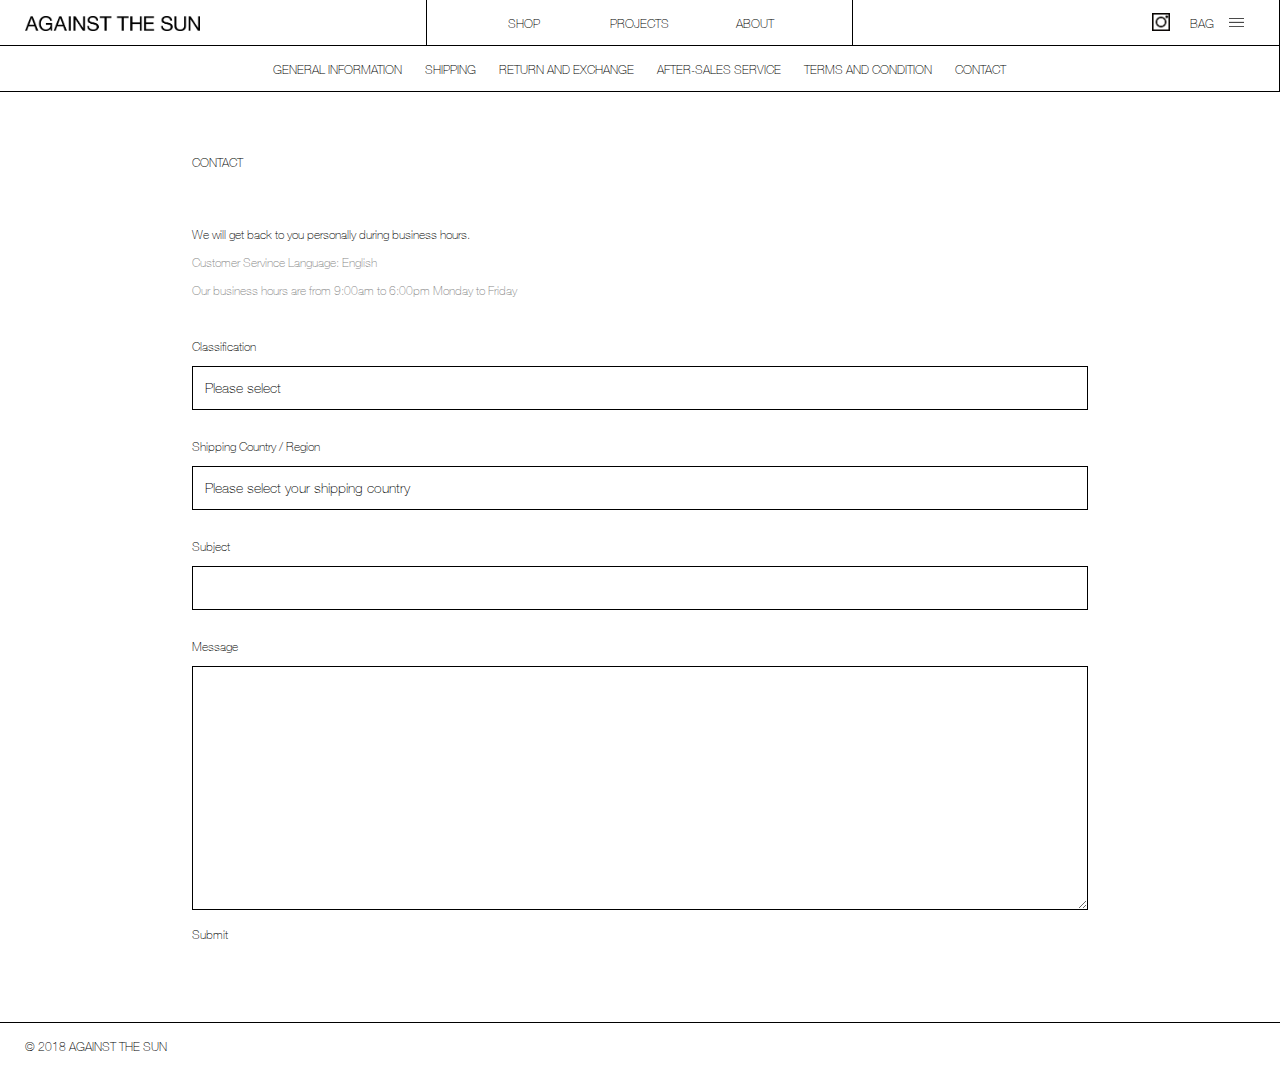
<file: contact.html>
<head>

  <link rel="stylesheet" href="https://use.fontawesome.com/releases/v5.0.13/css/all.css" integrity="sha384-DNOHZ68U8hZfKXOrtjWvjxusGo9WQnrNx2sqG0tfsghAvtVlRW3tvkXWZh58N9jp" crossorigin="anonymous">
  <link rel="stylesheet" href="./css/style.css">
  <script
  src="https://code.jquery.com/jquery-2.2.4.min.js"
  integrity="sha256-BbhdlvQf/xTY9gja0Dq3HiwQF8LaCRTXxZKRutelT44="
  crossorigin="anonymous"></script>
  <script></script>
</head>
<body>
  <header>
    <div class="menu" id="menu">
      <div class="item">
        <div class="tag">SHOP</div>
        <i class="fa fa-chevron-down chevron"></i>
      </div>
      <div class="item">
        <div class="tag">Sunglasses</div>
      </div>
      <div class="item">
        <div class="tag">Projects</div>
      </div>
      <div class="item">
        <div class="tag">Customer Care</div>
      </div>
      <div class="item">
        <div class="tag">Social</div>
      </div>
    </div>
    <div class="third">
      <a href="./index.html"><img class="logo" src="./image/ats.png"></a>
    </div>
    <div class="third right mobile killborderonMobile">
      <a href="./index.html" class="left"><img class="logo" src="./image/ats.png"></a>
      <a class="free menuToggle"><img src="./image/menu.png"></a>
      <a class="free">BAG</a>

    </div>
    <div class="third">
      <a>Shop</a>
      <a>Projects</a>
      <a>About</a>
    </div>
    <div class="third mobile">
      <a>Shop</a>
      <a>Projects</a>
      <a>About</a>
    </div>
    <div class="third right edgetoright">
      <a class="free menuToggle"><img src="./image/menu.png"></a>
      <a class="free">Bag</a>
      <a class="free" href="https://www.instagram.com/againstthesun/" ><img src="./image/instagramicon.png" class="insta"></a>

    </div>
  </header>
  <div class="subheader">
    <div class="fullcenter">
      <a >General Information </a>
      <a >Shipping </a>
      <a >Return and Exchange </a>
      <a >After-sales Service </a>
      <a >Terms and Condition </a>
      <a >Contact</a>
    </div>
  </div>
  <div id="contact">
    <p>CONTACT</p>
    <br><br>
    <p>We will get back to you personally during business hours.</p>
    <p class="grey">Customer Servince Language: English</p>
    <p class="grey">Our business hours are from 9:00am to 6:00pm Monday to Friday</p>
    <br>
    <p>Classification</p>
    <div class="select">
      Please select
    </div>
    <br>

    <p>Shipping Country / Region</p>
    <div class="select">
      Please select your shipping country
    </div>
    <br>
    <p>Subject</p>
    <input class="input">
    <br><br>
    <p>Message</p>
    <textarea></textarea>
    <br><br>
    Submit
    <br><br><br><br><br><br>
  </div>
  <div class="finalfooter">
    © 2018 AGAINST THE SUN
  </div>
  <script>
  $(document).click(function(){
    if(window.handled != true){
      $("#menu").hide();
    }
    window.handled = false;
  });
  $(".menuToggle").click(function(){
    window.handled = true;
    $("#menu").toggle();
  });
  </script>

</body>
</file>
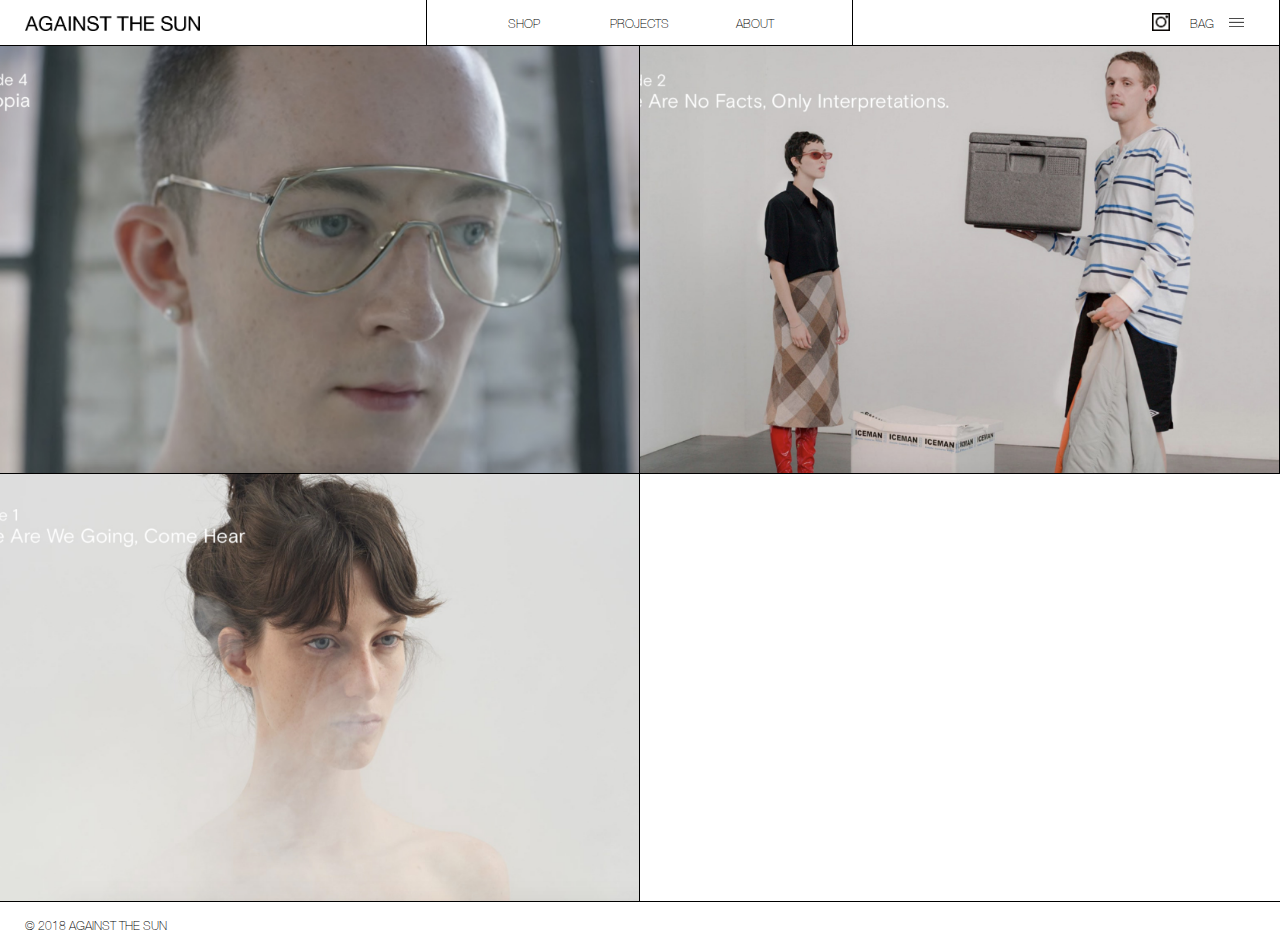
<file: episode.html>
<head>

  <link rel="stylesheet" href="https://use.fontawesome.com/releases/v5.0.13/css/all.css" integrity="sha384-DNOHZ68U8hZfKXOrtjWvjxusGo9WQnrNx2sqG0tfsghAvtVlRW3tvkXWZh58N9jp" crossorigin="anonymous">
  <link rel="stylesheet" href="./css/style.css">

</head>
<body>
  <header>
    <div class="menu" id="menu">
      <div class="item">
        <div class="tag">SHOP</div>
        <i class="fa fa-chevron-down chevron"></i>
      </div>
      <div class="item">
        <div class="tag">Sunglasses</div>
      </div>
      <div class="item">
        <div class="tag">Projects</div>
      </div>
      <div class="item">
        <div class="tag">Customer Care</div>
      </div>
      <div class="item">
        <div class="tag">Social</div>
      </div>
    </div>
    <div class="third">
      <a href="./index.html"><img class="logo" src="./image/ats.png"></a>
    </div>
    <div class="third right mobile">
      <a href="./index.html" class="left"><img class="logo" src="./image/ats.png"></a>
      <a class="free menuToggle"><img src="./image/menu.png"></a>
      <a class="free">BAG</a>

    </div>
    <div class="third">
      <a>Shop</a>
      <a>Projects</a>
      <a>About</a>
    </div>
    <div class="third mobile killborderonMobile">
      <a>Shop</a>
      <a>Projects</a>
      <a>About</a>
    </div>
    <div class="third right edgetoright">
      <a class="free menuToggle"><img src="./image/menu.png"></a>
      <a class="free">Bag</a>
      <a class="free" href="https://www.instagram.com/againstthesun/" ><img src="./image/instagramicon.png" class="insta"></a>

    </div>
  </header>
  <div id="episodes">
    <div class="episode" style="background-image:url('./image/f1.png');"></div>
    <div class="episode" style="background-image:url('./image/f2.png');"></div>
    <div class="episode" style="background-image:url('./image/f3.png');"></div>
  </div>
  <div class="finalfooter">
    © 2018 AGAINST THE SUN
  </div>
</body>
</file>
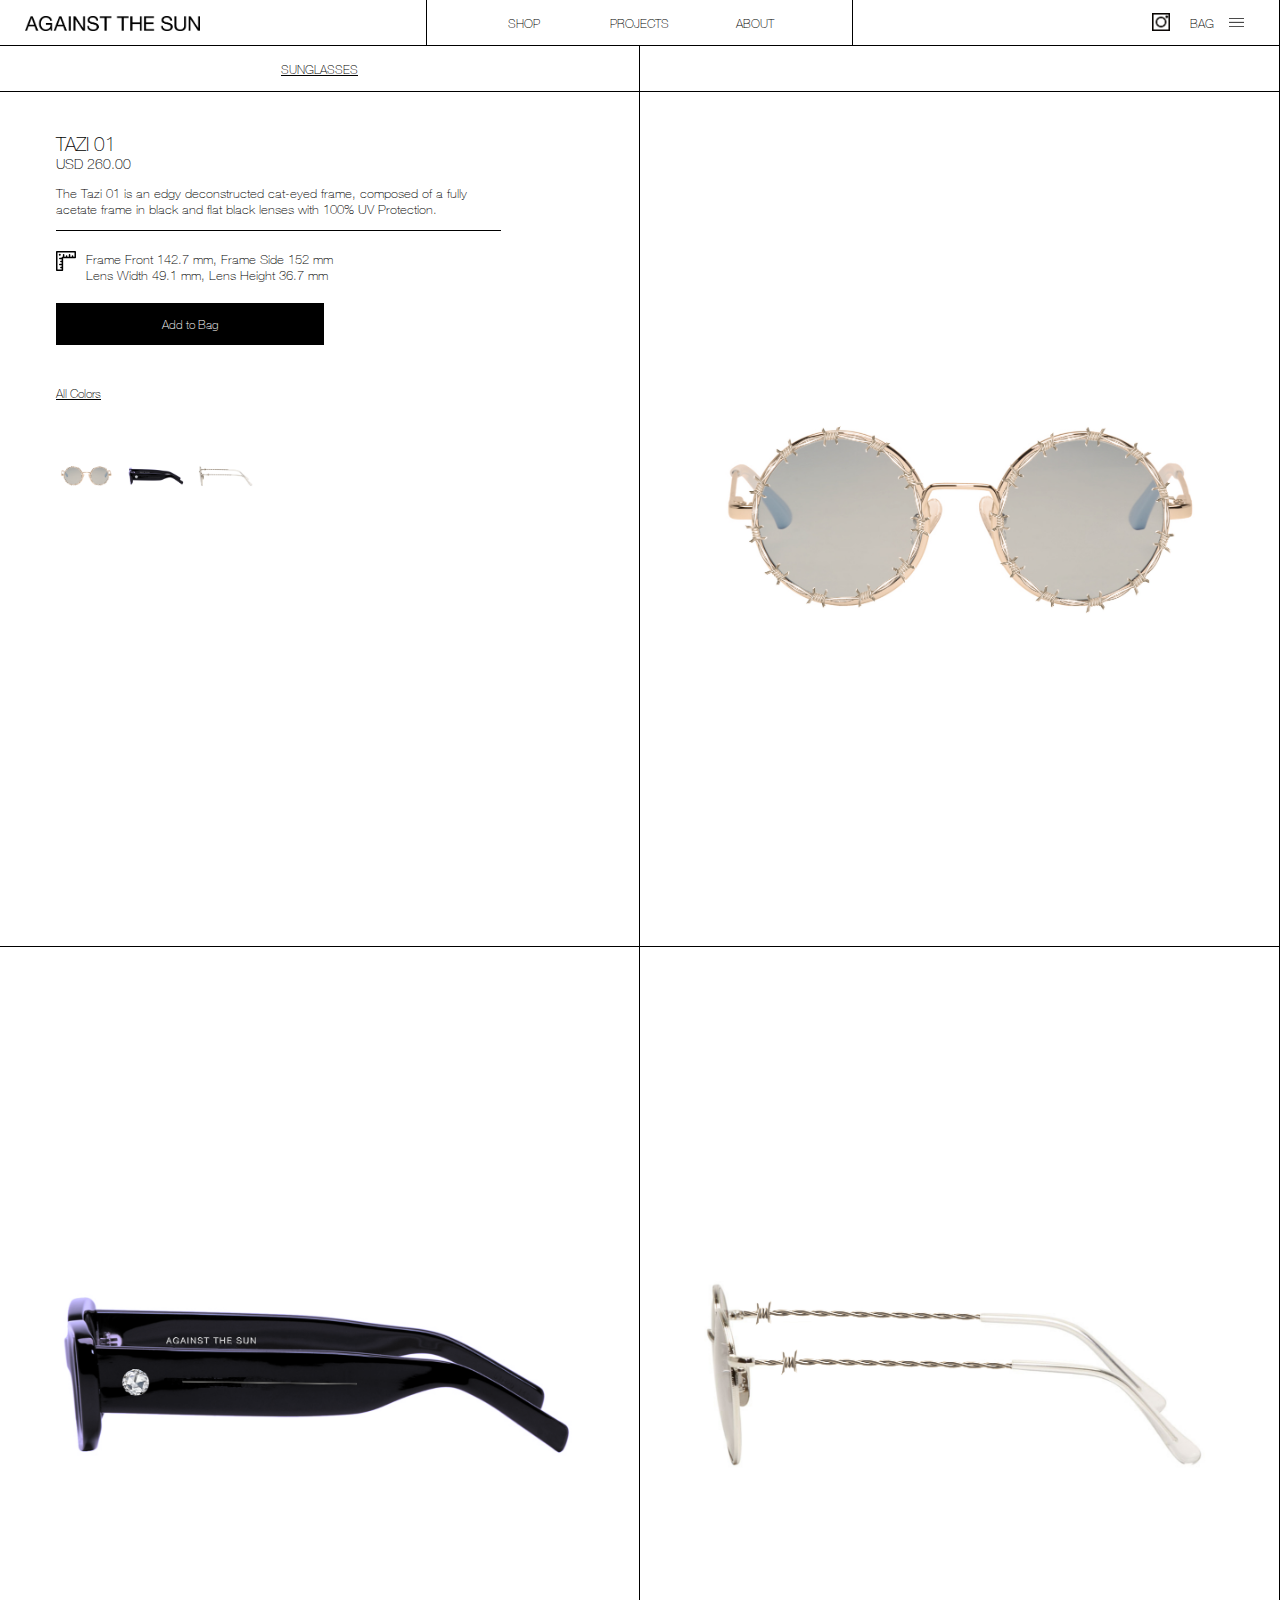
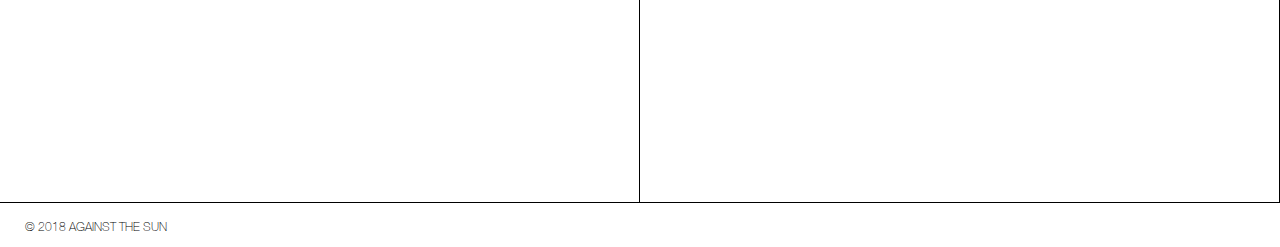
<file: product.html>
<head>

  <link rel="stylesheet" href="https://use.fontawesome.com/releases/v5.0.13/css/all.css" integrity="sha384-DNOHZ68U8hZfKXOrtjWvjxusGo9WQnrNx2sqG0tfsghAvtVlRW3tvkXWZh58N9jp" crossorigin="anonymous">
  <link rel="stylesheet" href="./css/style.css">

</head>
<body>
  <header>
    <div class="menu" id="menu">
      <div class="item">
        <div class="tag">SHOP</div>
        <i class="fa fa-chevron-down chevron"></i>
      </div>
      <div class="item">
        <div class="tag">Sunglasses</div>
      </div>
      <div class="item">
        <div class="tag">Projects</div>
      </div>
      <div class="item">
        <div class="tag">Customer Care</div>
      </div>
      <div class="item">
        <div class="tag">Social</div>
      </div>
    </div>
    <div class="third">
      <a href="./index.html"><img class="logo" src="./image/ats.png"></a>
    </div>
    <div class="third right mobile">
      <a href="./index.html" class="left"><img class="logo" src="./image/ats.png"></a>
      <a class="free menuToggle"><img src="./image/menu.png"></a>
      <a class="free">BAG</a>

    </div>
    <div class="third">
      <a>Shop</a>
      <a>Projects</a>
      <a>About</a>
    </div>
    <div class="third mobile killborderonMobile">
      <a>Shop</a>
      <a>Projects</a>
      <a>About</a>
    </div>
    <div class="third right edgetoright">
      <a class="free menuToggle"><img src="./image/menu.png"></a>
      <a class="free">Bag</a>
      <a class="free" href="https://www.instagram.com/againstthesun/" ><img src="./image/instagramicon.png" class="insta"></a>

    </div>
  </header>
  <div class="subheader">
    <div class="mobilehide fullcenter forcehalf">
      <a class="chosen">Sunglasses</a>
    </div>
    <div class="mobilehide fullcenter forcehalf">
    </div>
    <div class="fullcenter mobile">
      <a class="chosen">Sunglasses</a>
    </div>
  </div>
  <div id="productSnapshot" class="wrap grow even">
    <div class="info">
      <div class="heading">TAZI 01</div>
      <div class="price">USD 260.00</div>
      <p>The Tazi 01 is an edgy deconstructed cat-eyed frame, composed of a fully acetate
        frame in black and flat black lenses with 100% UV Protection. </p>
        <div class="sizing">
          <img class="icon" src="./image/ruler.svg">
          <div class="contents">
            Frame Front 142.7 mm, Frame Side 152 mm<br>
            Lens Width 49.1 mm, Lens Height 36.7 mm
          </div>
        </div>
      <div class="atb">Add to Bag</div>
      <div class="allcolors">All Colors</div>
      <div class="versions">
        <div class="version" style="background-image:url('./image/g1_resize.png')"></div>
        <div class="version" style="background-image:url('./image/g2_resize.png')"></div>
        <div class="version" style="background-image:url('./image/g3_resize.png')"></div>
      </div>
    </div>
    <div class="info">
      <div class="productImage" style="background-image:url('./image/g1_resize.png');"></div>
    </div>
    <div class="info">
      <div class="productImage" style="background-image:url('./image/g2_resize.png');"></div>
    </div>
    <div class="info">
      <div class="productImage" style="background-image:url('./image/g3_resize.png');"></div>
    </div>
  </div>
  <div class="finalfooter">
    © 2018 AGAINST THE SUN
  </div>

</body>
</file>
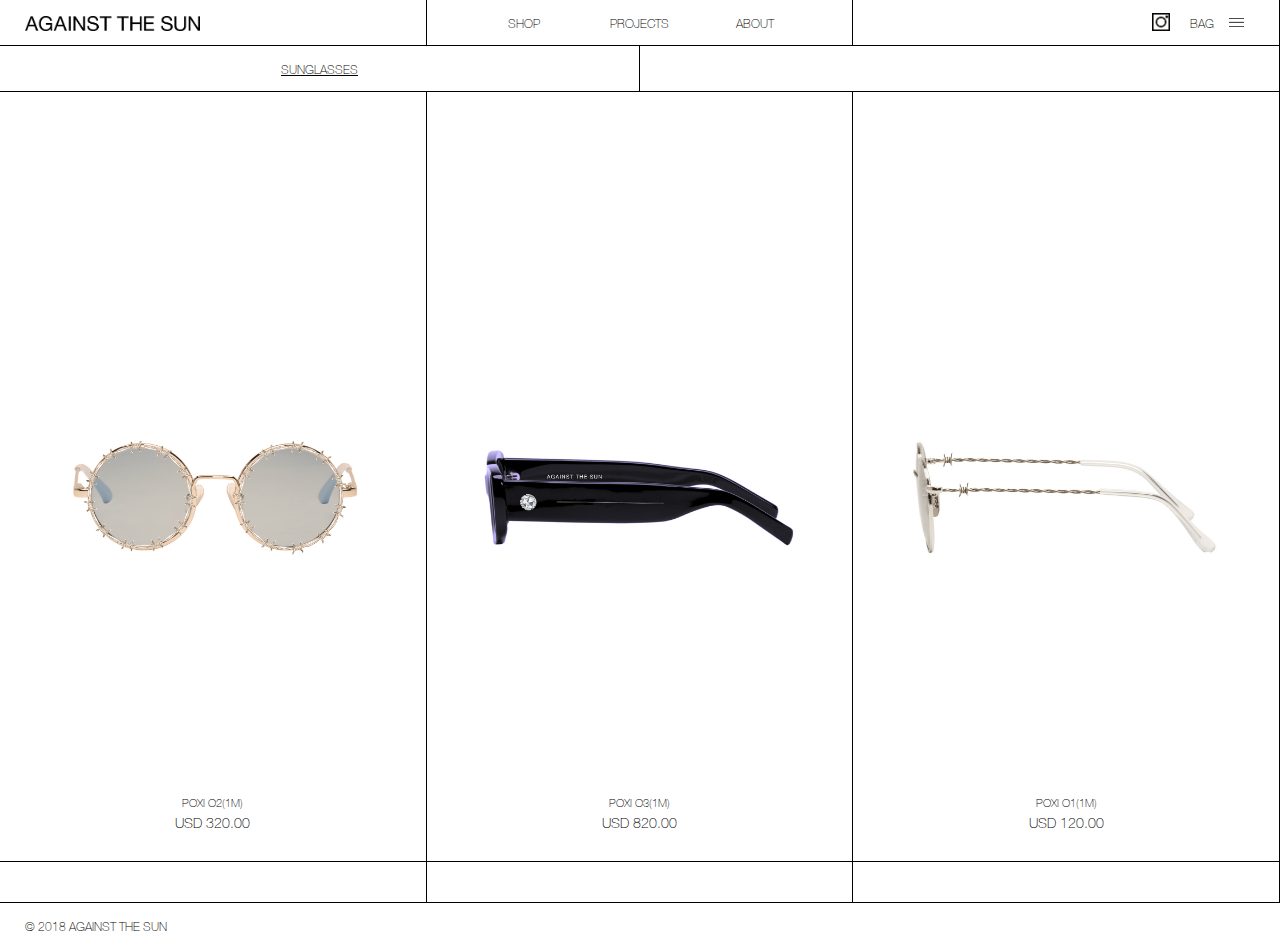
<file: products.html>
<head>

  <link rel="stylesheet" href="https://use.fontawesome.com/releases/v5.0.13/css/all.css" integrity="sha384-DNOHZ68U8hZfKXOrtjWvjxusGo9WQnrNx2sqG0tfsghAvtVlRW3tvkXWZh58N9jp" crossorigin="anonymous">
  <link rel="stylesheet" href="./css/style.css">

</head>
<body>
  <header>
    <div class="menu" id="menu">
      <div class="item">
        <div class="tag">SHOP</div>
        <i class="fa fa-chevron-down chevron"></i>
      </div>
      <div class="item">
        <div class="tag">Sunglasses</div>
      </div>
      <div class="item">
        <div class="tag">Projects</div>
      </div>
      <div class="item">
        <div class="tag">Customer Care</div>
      </div>
      <div class="item">
        <div class="tag">Social</div>
      </div>
    </div>
    <div class="third">
      <a href="./index.html"><img class="logo" src="./image/ats.png"></a>
    </div>
    <div class="third right mobile">
      <a href="./index.html" class="left"><img class="logo" src="./image/ats.png"></a>
      <a class="free menuToggle"><img src="./image/menu.png"></a>
      <a class="free">BAG</a>

    </div>
    <div class="third">
      <a>SHOP</a>
      <a>PROJECts</a>
      <a>ABOUt</a>
    </div>
    <div class="third mobile killborderonMobile">
      <a>SHOP</a>
      <a>PROJECtS</a>
      <a>ABOUt</a>

    </div>
    <div class="third right edgetoright">
      <a class="free menuToggle"><img src="./image/menu.png"></a>
      <a class="free">BAG</a>
      <a class="free" href="https://www.instagram.com/againstthesun/" ><img src="./image/instagramicon.png" class="insta"></a>

    </div>
  </header>
  <div class="subheader">
    <div class="mobilehide fullcenter forcehalf">
      <a class="chosen">SUNGLASSES</a>
    </div>
    <div class="mobilehide fullcenter forcehalf">
    </div>
    <div class="fullcenter mobile">
      <a class="chosen">SUNGLASSES</a>
    </div>
  </div>

  <div id="productShowcase" >
    <div class="product">
      <div class="image" style="background-image:url('./image/g1_resize.png')"></div>
      <h1>POXI O2(1M)</h1>
      <div class="price">USD 320.00</div>
      <div class="bottomBar"></div>
    </div>
    <div class="product">
      <div class="image" style="background-image:url('./image/g2_resize.png')"></div>
      <h1>POXI O3(1M)</h1>
      <div class="price">USD 820.00</div>
      <div class="bottomBar"></div>
    </div>
    <div class="product">
      <div class="image" style="background-image:url('./image/g3_resize.png')"></div>
      <h1>POXI O1(1M)</h1>
      <div class="price">USD 120.00</div>
      <div class="bottomBar"></div>
    </div>
  </div>

  <div class="finalfooter">
    © 2018 AGAINST THE SUN
  </div>

</body>
</file>
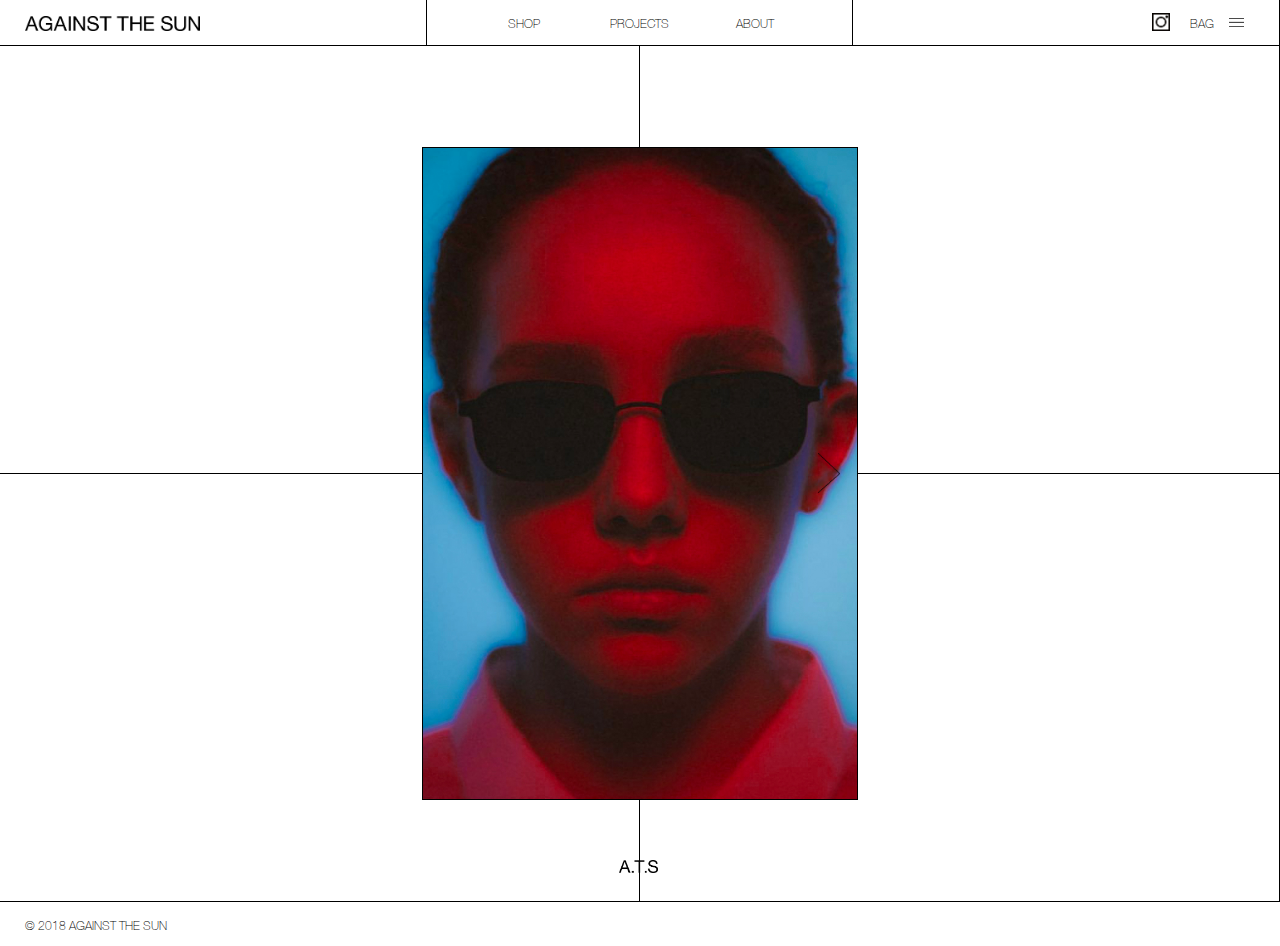
<file: products2.html>
<head>

  <link rel="stylesheet" href="https://use.fontawesome.com/releases/v5.0.13/css/all.css" integrity="sha384-DNOHZ68U8hZfKXOrtjWvjxusGo9WQnrNx2sqG0tfsghAvtVlRW3tvkXWZh58N9jp" crossorigin="anonymous">
  <link rel="stylesheet" href="./css/style.css">

</head>
<body>
  <header>
    <div class="menu" id="menu">
      <div class="item">
        <div class="tag">SHOP</div>
        <i class="fa fa-chevron-down chevron"></i>
      </div>
      <div class="item">
        <div class="tag">Sunglasses</div>
      </div>
      <div class="item">
        <div class="tag">Projects</div>
      </div>
      <div class="item">
        <div class="tag">Customer Care</div>
      </div>
      <div class="item">
        <div class="tag">Social</div>
      </div>
    </div>
    <div class="third">
      <a href="./index.html"><img class="logo" src="./image/ats.png"></a>
    </div>
    <div class="third right mobile">
      <a href="./index.html" class="left"><img class="logo" src="./image/ats.png"></a>
      <a class="free menuToggle"><img src="./image/menu.png"></a>
      <a class="free">Bag</a>

    </div>
    <div class="third">
      <a>Shop</a>
      <a>Projects</a>
      <a>About</a>
    </div>
    <div class="third mobile killborderonMobile">
      <a>Shop</a>
      <a>Projects</a>
      <a>About</a>
    </div>
    <div class="third right edgetoright">
      <a class="free menuToggle"><img src="./image/menu.png"></a>
      <a class="free">BAG</a>
      <a class="free" href="https://www.instagram.com/againstthesun/" ><img src="./image/instagramicon.png" class="insta"></a>

    </div>
  </header>



    <div id="newHome2">
      <div class="col">
        <div class="halfblock"></div>
        <div class="halfblock"></div>
      </div>
      <div class="col long" style="background-image:url('./image/newhome.jpg');">
        <div class="rightarrow"><img src="./image/right_arrow.png"></div>
      </div>
      <div class="col">
        <div class="halfblock"></div>
        <div class="halfblock"></div>
      </div>
      <img src="./image/ats_logo.png" class="middleLogo">
    </div>

  <div class="finalfooter">
    © 2018 AGAINST THE SUN
  </div>

</body>
</file>
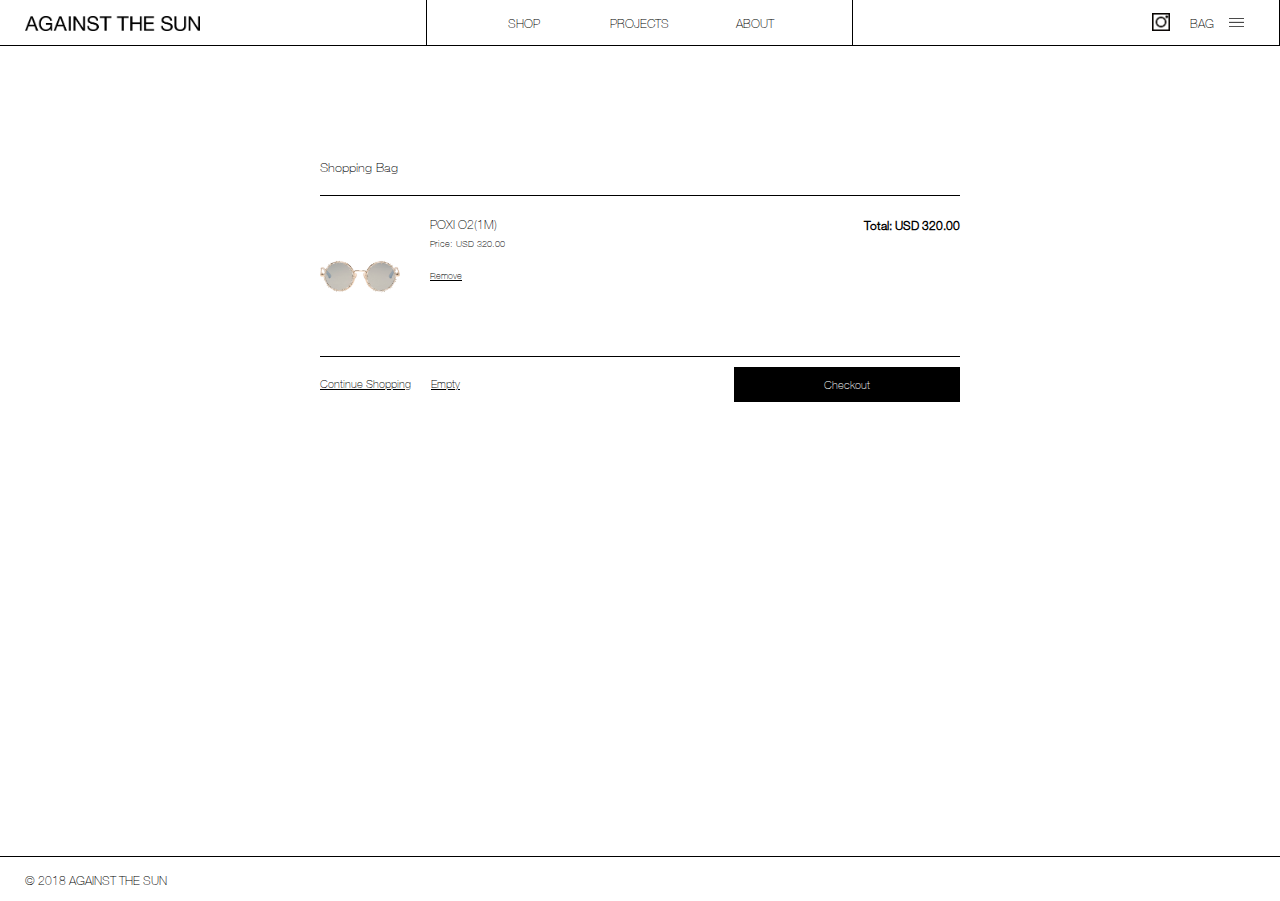
<file: shopping.html>
<head>

  <link rel="stylesheet" href="https://use.fontawesome.com/releases/v5.0.13/css/all.css" integrity="sha384-DNOHZ68U8hZfKXOrtjWvjxusGo9WQnrNx2sqG0tfsghAvtVlRW3tvkXWZh58N9jp" crossorigin="anonymous">
  <link rel="stylesheet" href="./css/style.css">

</head>
<body>
  <header>
    <div class="menu" id="menu">
      <div class="item">
        <div class="tag">SHOP</div>
        <i class="fa fa-chevron-down chevron"></i>
      </div>
      <div class="item">
        <div class="tag">Sunglasses</div>
      </div>
      <div class="item">
        <div class="tag">Projects</div>
      </div>
      <div class="item">
        <div class="tag">Customer Care</div>
      </div>
      <div class="item">
        <div class="tag">Social</div>
      </div>
    </div>
    <div class="third">
      <a href="./index.html"><img class="logo" src="./image/ats.png"></a>
    </div>
    <div class="third right mobile">
      <a href="./index.html" class="left"><img class="logo" src="./image/ats.png"></a>
      <a class="free menuToggle"><img src="./image/menu.png"></a>
      <a class="free">BAG</a>

    </div>
    <div class="third">
      <a>Shop</a>
      <a>Projects</a>
      <a>About</a>
    </div>
    <div class="third mobile killborderonMobile">
      <a>Shop</a>
      <a>Projects</a>
      <a>About</a>
    </div>
    <div class="third right edgetoright">
      <a class="free menuToggle"><img src="./image/menu.png"></a>
      <a class="free">Bag</a>
      <a class="free" href="https://www.instagram.com/againstthesun/" ><img src="./image/instagramicon.png" class="insta"></a>

    </div>
  </header>
  <div id="shopping">
    <p>Shopping Bag</p>
    <div class="items">
      <div class="total bold">Total: USD 320.00</div>
      <div class="item">
        <div class="image" style="background-image:url('./image/g2.jpg')"></div>
        <div class="mains">
          <div class="heading">POXI O2(1M)</div>
          <div class="price">Price: USD 320.00</div>
          <div class="remove">Remove</div>
        </div>
      </div>
    </div>
    <div class="latter">
      <div class="links">
        <div class="link">Continue Shopping</div>
        <div class="link">Empty</div>
      </div>
      <div class="checkout">Checkout</div>
    </div>
  </div>
  <div class="finalfooter">
    © 2018 AGAINST THE SUN
  </div>

</body>
</file>
<file: css/style.css>
@font-face {
  font-family: 'LiberationSans';
  src: url('./../vendor/LiberationSans-Regular.ttf') format("truetype");
}


@font-face {font-family: 'HelveticaNeueLTPro-Th';src: url('./../webfonts/36DA97_0_0.eot');src: url('./../webfonts/36DA97_0_0.eot?#iefix') format('embedded-opentype'),url('./../webfonts/36DA97_0_0.woff2') format('woff2'),url('./../webfonts/36DA97_0_0.woff') format('woff'),url('./../webfonts/36DA97_0_0.ttf') format('truetype');}


@font-face {font-family: 'HelveticaNeueLTPro-Lt';src: url('./../webfonts/36DA97_1_0.eot');src: url('./../webfonts/36DA97_1_0.eot?#iefix') format('embedded-opentype'),url('./../webfonts/36DA97_1_0.woff2') format('woff2'),url('./../webfonts/36DA97_1_0.woff') format('woff'),url('./../webfonts/36DA97_1_0.ttf') format('truetype');}


body {
  margin:0px;
  padding:0px;
  position: relative;
  font-family: 'HelveticaNeueLTPro-Th', "LiberationSans", "Helvetica", "Century Gothic", CenturyGothic, AppleGothic, sans-serif;
}

.bold {
  font-family: 'HelveticaNeueLTPro-Lt';
}

header {
  width: 100%;
  height:45px;
  background-color:white;
  border-bottom:1px black solid;
  float:left;
  text-transform: uppercase;
}

header > .third{
  float:left;
  height: 45px;
  border-right:1px black solid;
  box-sizing: border-box;
  padding-left:40px;
  padding-right:40px;
  width: calc(100% / 3);
}
header > .third.edgetoright{
  padding-right: 35px;
}

header > .third.mobile{
  display:none;
}

header > .third > a >  .logo {
  height:15px;
  margin:0px;
  margin-left:-30px;
  margin-top:1px;
}

header > .third > a{
  width: calc(100% / 3);
  float:left;
  height:45px;
  padding: 15px;
  font-size:12px;
  box-sizing: border-box;
  text-align: center;

}

header > .third.right > a{
  float:right;
  padding-right:0px;
}

header > .third > a.left{
  float:left;
}

header > .third > a.free{
  width:auto;
}

header > .third > a.free > img{
  height: 9px;
    margin-top: 3px;
    cursor: pointer;
}

header > .third > a.free > img.insta{
  height:18px;
  margin-top:-2px;
  margin-right:5px;
}

header > .third > .free > i {
  color:black;
}

@media screen and (max-width:800px){
  header > .third{
    display:none;
  }

  header > .third.mobile{
    display:inline-block;
    width:100%;
    border-bottom: 1px black solid;
  }

  header {
    width: 100%;
    height:90px;
  }
}

header > .menu {
position: absolute;
width:300px;
top:45px;
right:0px;
background-color:white;
display:none;
border-top:1px black solid;
border-left:1px black solid;
border-right:1px black solid;
z-index:4;
}

header > .menu > .item{
width:300px;

height:45px;
border-bottom:1px black solid;
display:inline-block;
position: relative;
}

header > .menu > .item:hover{
  cursor: pointer;
  background-color:#eee;
}

header > .menu > .item > .tag{
position: absolute;
width:200px;
left:50px;
top:16px;
font-size:12px;
text-align: center;
}

header > .menu > .item > .chevron{
position: absolute;
top:18px;
right:18px;
font-size: 10px;

}

.subheader {
  width: 100%;
  height:45px;
  font-size:11px;
  background-color:white;
  border-bottom:1px black solid;
  float:left;
  text-transform: uppercase;
}

.subheader > div{
  float:left;
  height: 45px;
  border-right:1px black solid;
  box-sizing: border-box;
  padding-left:10px;
  padding-right:20px;
  width: calc(100% / 2);
  background-color:white;
}

.subheader > .fullcenter{
  float:left;
  height: 45px;
  border-right:1px black solid;
  box-sizing: border-box;
  padding-left:20px;
  padding-right:20px;
  width: 100%;
  text-align:center;
  background-color:white;
}

.subheader > .forcehalf{
  width:50% !important;
}

.mobile {
  display:none;
}

@media screen and (max-width:800px){
  .subheader {
    height:auto;
    display: inline-block;
  }

  .subheader > div {
    height:auto !important;
    padding-bottom:10px;
    width: 100% !important;
    display: inline-block;
  }

  .mobilehide {
    display:none !important;
  }

  .mobile {
    display:inline-block;
  }
}

.finalfooter {
  width: 100%;
  height:45px;
  font-size:12px;
  background-color:white;
  border-top:1px black solid;
  float:left;
  padding-top:15px;
  padding-left:25px;
  display: inline-block;
  box-sizing: border-box;
}

.subheader > div > a{
  float:left;
  padding:0px 10px;
  padding-top:15px;
  font-size:12px;
}

.subheader > .fullcenter > a{
  float:none;
  display: inline-block;
}

.subheader > div > a.chosen{
  text-decoration: underline;
}

#newHome {
  width:auto;
  height:calc(100vh - 45px);
  display:inline-block;
  overflow:scroll;
  white-space:nowrap;
  width:100%;
}

#newHome > .col {
  width:29%;
  display: inline-block;
  height:calc(100vh - 45px);
  border-right:1px black solid;
  box-sizing: border-box;
  float:left;
  display:inline-block;
  background-size:cover;
  background-position: center;
}

#newHome > .col.long {
  width:42%;
}

#newHome > .col.long > .rightarrow {
  position: absolute;
  right: 17px;
  font-size: 60px;
  top: calc(75vh / 2 - 22.5px / 2 - 30px);
}

#newHome > .col > .halfblock{
  width:100%;
  height:calc(50vh - 22.5px);
  border-bottom: 1px black solid;
  box-sizing: border-box;
}

#newHome > .col > .halfblock:last-child{
  border-bottom: 0px black solid;
}

#newHome2 {
  width:auto;
  height:calc(100vh - 45px);
  display:inline-block;
  overflow:scroll;
  white-space:nowrap;
  position: relative;
  width:100%;
}

#newHome2 > .col {
  width:50%;
  display: inline-block;
  height:calc(100vh - 45px);
  border-right:1px black solid;
  box-sizing: border-box;
  float:left;
  display:inline-block;
  background-size:cover;
  background-position: center;
}

#newHome2 > .col.long {
  width:34%;
  position: absolute;
  top:calc(12.5vh - 11.25px);
  left:33%;
  box-sizing: border-box;
  background-size:cover;
  background-position:center;
  height:calc(75vh - 22.5px);
  border:1px black solid;

}

@media screen and (max-width: 800px){
  #newHome2 {
    height:calc(100vh - 90px);

  }

  #newHome2 > .col {
    height:calc(100vh - 90px);
    border-bottom:1px black solid;
  }

  #newHome2 > .col.long {
    width:90%;
    left:5%;
    top:calc(12.5vh - 29.5px);
    height:calc(75vh - 45px);
  }

}


#newHome2 > .col.long > .rightarrow {
  position: absolute;
  right: 17px;
  font-size: 60px;
  top: calc(75vh / 2 - 22.5px / 2 - 22px);
}

#newHome2 > .col.long > .rightarrow > img {
  height:40px;
}

.killborderonMobile {
  border: none !important;
}

#newHome2 > .col > .halfblock{
  width:100%;
  height:calc(50vh - 22.5px);
  border-bottom: 1px black solid;
  box-sizing: border-box;
}

#newHome2 > .col > .halfblock:last-child{
  border-bottom: 0px black solid;
}

#newHome2 > .middleLogo{
  position: absolute;
  bottom:20px;
  width:100px;
  left:calc(50% - 53px);
  position: absolute;
    bottom: 28px;
    width: 39px;
    left: calc(50% - 21px);
}

#productSnapshot {
  width:auto;
  height:calc(100vh - 50px);
  display:inline-block;
  overflow:scroll;
  white-space:nowrap;
  width:100%;
}

#productSnapshot.nooverflow{
  overflow: hidden;
}

#productSnapshot.grow{
  height: auto;
}

#productSnapshot.wrap {
  white-space: normal;
}

#productSnapshot  > .image{
  width:calc(50vw + 4px);
  display: inline-block;
  height:calc(100vh - 50px);
  background-size: cover;
  border-right:1px black solid;
  box-sizing: border-box;
  background-position: center;
  display:inline-block;
  margin:0px;
  margin-left:-4px;
}



#productSnapshot  > .info{
  width:calc(50vw + 4px);
  display: inline-block;
  height:calc(100vh - 45px);
  background-size: cover;
  border-right:1px black solid;
  box-sizing: border-box;
  background-position: center;
  display:inline-block;
  margin:0px;
  margin-left:-4px;
  text-align: left;
  padding:40px 60px;
  position: relative;
  float:left;
  border-bottom:1px black solid;
}


#productSnapshot > .info:nth-last-child(1){
  border-bottom:0px black solid;
}

#productSnapshot.even > .info:nth-last-child(2){
  border-bottom:0px black solid;
}

#productSnapshot > .image:nth-last-child(1){
  border-bottom:0px black solid;
}

#productSnapshot.even > .image:nth-last-child(2){
  border-bottom:0px black solid;
}

@media screen and (max-width:800px){
  #productSnapshot  > .image{
    width:100%;
  }

  #productSnapshot  > .info{
    width:100%;
  }
}

#productSnapshot  > .info > .heading{
  font-size:19px;
  width: 85%;
}

#productSnapshot  > .info > .price{
  font-size:14px;
  width: 85%;
}

#productSnapshot  > .info > p{
  font-size:13px;
  width: 85%;
  white-space:normal;
}


  #productSnapshot  > .info > .sizing{
    border-top:1px black solid;
    font-size:13px;
    width: 85%;
    white-space:normal;
    padding-top:20px;
  }

  #productSnapshot  > .info > .sizing > .icon{
    float:left;
    width:20px;
    height:20px;
    margin-right:10px;
  }

  #productSnapshot  > .info > .sizing > .contents{
    width:calc(100% - 30px);
    font-size:13px;
  }

#productSnapshot  > .info > .atb{
  background-color: black;
color: white;
text-align: center;
position: relative;
display: inline-block;
border-radius: 0px;
width: 226px;
padding: 13px 21px;
margin-top:20px;
font-size: 12px;
}

#productSnapshot  > .info > .productImage{
  width:80%;
  height:calc(100vh - 65px);
  left:10%;
  top:10px;
  position: absolute;
  background-size:cover;
  background-position: center;

}


#productSnapshot  > .info > .allcolors{
  margin-top:40px;
  text-decoration:underline;
  font-size:12px;
}


#productSnapshot  > .info > .versions{
margin-top:30px;
text-decoration:underline;
font-size:12px;
}

#productSnapshot  > .info > .versions > .version{
height:90px;
width:60px;
float:left;
margin-right:10px;
background-size: contain;
background-repeat:no-repeat;
background-position: center;
}


#productShowcase {
  height:calc(100vh - 90px);
  display:inline-block;
  overflow:scroll;
  white-space:nowrap;
  width:100%;
}

#productShowcase > .product {
  width:calc(100vw / 3);
  height: calc(100vh - 90px);
  float:left;
  background-color:white;
  border-right:1px black solid;
  box-sizing: border-box;
  position: relative;
}

@media screen and (max-width:800px){
  #productShowcase > .product {
    width:100%;
  }
}


#productShowcase > .product > .bottomBar{
  width:100%;
  height:40px;
  position: absolute;
  bottom:0px;
  left:0px;
  border-top:1px black solid;
  border-right:1px black solid;
}

#productShowcase > .product > .image{
  width:100%;
  height: calc(100vh - 90px);
  position: absolute;
  top:0px;
  left:0px;
  background-position: center;
  background-size:80%;
  background-repeat:no-repeat;
}

#productShowcase > .product > h1{
  width:100%;
  height: 40px;
  position: absolute;
  bottom:60px;
  text-align: center;
  font-size: 11px;
  left:0px;
  font-weight: 100;

}

#productShowcase > .product > .price{
  width:100%;
  height: 40px;
  position: absolute;
  bottom:48px;
  text-align: center;
  font-size: 14px;
  left:0px;
  font-weight: 100;
}

#shopping {
  width: 50%;
  margin-left:25%;
  margin-right:25%;
  margin-top:100px;
  display:inline-block;
  min-height: calc(100vh - 190px);
}



#shopping > p{
  font-size:13px;
}

#shopping > .items {
  width:100%;
  border-top:1px black solid;
  border-bottom: 1px black solid;
  padding-top:20px;
  padding-bottom:20px;
  margin-top:20px;
  position: relative;
}

#shopping > .items > .total{
  right:0px;
  top:20px;
  position: absolute;
  font-weight:600;
  font-size:12px;
}

#shopping > .items > .item{
  width:100%;
  height:120px;
}

#shopping > .items > .item > .image{
  width:80px;
  height:120px;
  background-size:contain;
  background-position: center;
  background-color:transparent;
  background-repeat: no-repeat;
  float:left;
}

#shopping > .items > .item > .mains{
  margin-left:30px;
  width:100px;
  height:120px;
  float:left;
}

#shopping > .items > .item > .mains > .heading{
  font-size:12px;
}

#shopping > .items > .item > .mains > .price{
  font-size:9px;
  margin-top:5px;
}

#shopping > .items > .item > .mains > .remove{
  font-size:9px;
  text-decoration: underline;
  margin-top:20px;
}

#shopping > .latter {
  width:100%;
  height:80px;
  margin-top:10px;
}

#shopping > .latter > .links{
  float:left;
  font-size:11px;
}

#shopping > .latter > .links > .link{
  font-size:11px;
  margin-top:9px;
  text-decoration: underline;
  float:left;
  margin-right:20px;
  display: inline-block;
}

#shopping > .latter > .checkout{
  float:right;
  padding: 10px 90px;
  color:white;
  font-size:11px;
  background-color:black;
  border-radius:0px;
}

@media screen and (max-width:800px){
  #shopping {
    width: 90%;
    margin-left:5%;
    margin-right:5%;
  }

  #shopping > .latter > .checkout{
    padding: 10px 90px;
    color:white;
    width:100%;
    box-sizing: border-box;
    text-align:center;
    margin-top:50px;
    font-size:11px;
    background-color:black;
    border-radius:100px;
  }
}

#episodes {
  width:100%;
  display:inline-block;
}

#episodes > .episode{
  width:50%;
  height:calc(50vh - 22.5px);
  float:left;
  border-bottom:1px black solid;
  float:left;
  box-sizing: border-box;
  background-size:cover;

  background-position: top center;
  background-repeat:no-repeat;
  border-right:1px black solid;
}

#episodes > .episode:nth-last-child(1){
  border-bottom:0px black solid;
}

#episodes.even > .episode:nth-last-child(2){
  border-bottom:0px black solid;
}

@media screen and (max-width:800px){
  #episodes > .episode{
    width:100%;
  }
}

#contact {
  width: 70%;
  margin-left:15%;
  margin-right:15%;
  font-size:12px;
  margin-top:50px;
  display:inline-block;
}

#contact .grey {
  color:#888;
}

#contact .select {
  width:100%;
  height:44px;
  padding:12px;
  font-size:14px;
  box-sizing: border-box;
  border: 1px black solid;
}

#contact input {
  width:100%;
  height:44px;
  padding:12px;
  font-size:14px;
  box-sizing: border-box;
  outline:none;
  border: 1px black solid;
}

#contact textarea {
  width:100%;
  height:244px;
  padding:12px;
  font-size:14px;
  box-sizing: border-box;
  outline:none;
  border: 1px black solid;
}
</file>
